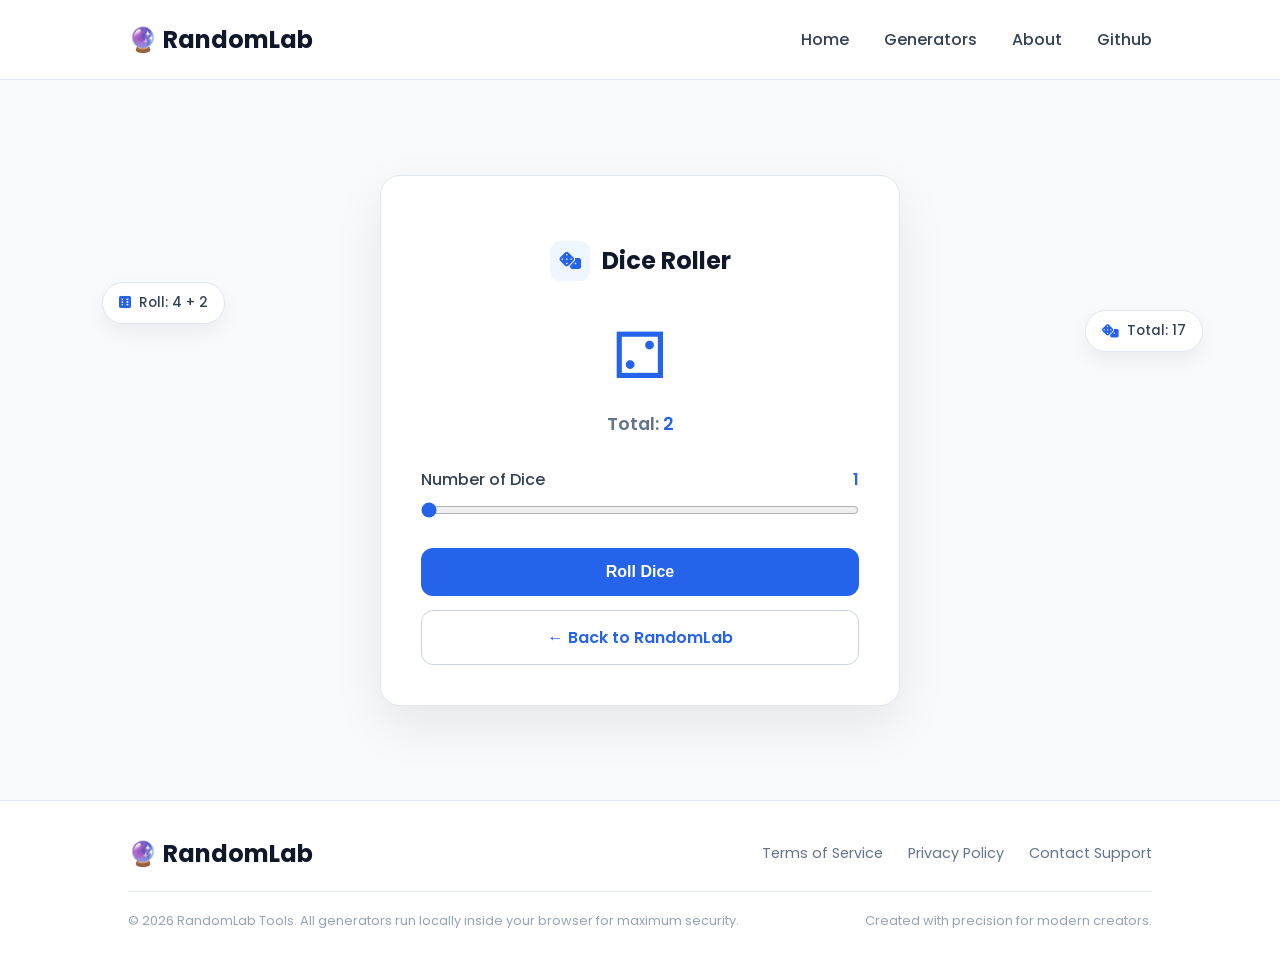
<file: generator/dice/index.html>
<!DOCTYPE html>
<html lang="en">

<head>

    <meta charset="UTF-8">

    <meta
        name="viewport"
        content="width=device-width, initial-scale=1.0"
    >

    <title>Dice Roller - RandomLab</title>

    <link rel="stylesheet" href="style.css">
    <link rel="stylesheet"
href="https://cdnjs.cloudflare.com/ajax/libs/font-awesome/6.7.2/css/all.min.css">

</head>


<body>

    <header>

        <nav class="navbar">

            <div class="logo">
                🔮 RandomLab
            </div>

            <ul class="nav-links">
                <li><a href="../../index.html">Home</a></li>
                <li><a href="../../index.html#popular">Generators</a></li>
                <li><a href="../../index.html">About</a></li>
                <li><a href="https://github.com/Tetdi21">Github</a></li>
            </ul>

        </nav>

    </header>


    <main class="page">

        <div class="floating-badge float-1">
            <i class="fa-solid fa-dice-six"></i>
            Roll: 4 + 2
        </div>

        <div class="floating-badge float-2">
            <i class="fa-solid fa-dice"></i>
            Total: 17
        </div>


        <div class="container">

            <a href="../../index.html" class="mini-back">
             
            </a>

            <h1>
                <span class="icon-title">
                    <i class="fa-solid fa-dice"></i>
                </span>
                Dice Roller
            </h1>


            <!-- DICE DISPLAY -->

            <div id="diceDisplay" class="dice-display">

                <span class="die">⚀</span>

            </div>


            <!-- TOTAL -->

            <p class="total">
                Total: <span id="totalValue">1</span>
            </p>


            <!-- DICE COUNT -->

            <div class="length-row">
                <label for="diceCount">Number of Dice</label>
                <span id="diceCountValue" class="length-value">1</span>
            </div>


            <input
                type="range"
                id="diceCount"
                min="1"
                max="6"
                value="1"
            >



            <!-- ROLL -->

            <button id="rollBtn" class="generate-btn">
                Roll Dice
            </button>


            <!-- BACK BUTTON -->

            <a href="../../index.html" class="back-btn">
                ← Back to RandomLab
            </a>


        </div>

    </main>


    <footer>

        <div class="footer-top">

            <div class="logo">
                🔮 RandomLab
            </div>

            <div class="footer-links">
                <a href="#">Terms of Service</a>
                <a href="#">Privacy Policy</a>
                <a href="#">Contact Support</a>
            </div>

        </div>

        <div class="footer-bottom">
            <span>© 2026 RandomLab Tools. All generators run locally inside your browser for maximum security.</span>
            <span>Created with precision for modern creators.</span>
        </div>

    </footer>


    <script src="script.js"></script>

</body>

</html>
</file>
<file: generator/dice/style.css>
/* ================= GOOGLE FONT ================= */

@import url('https://fonts.googleapis.com/css2?family=Poppins:wght@300;400;500;600;700&display=swap');


/* ================= RESET ================= */

*{
    margin:0;
    padding:0;
    box-sizing:border-box;
}

body{
    font-family:'Poppins',sans-serif;
    background:#F8FAFC;
    color:#0F172A;
}


/* ================= NAVBAR ================= */

.navbar{
    display:flex;
    justify-content:space-between;
    align-items:center;
    padding:22px 10%;
    background:#FFFFFF;
    border-bottom:1px solid #E2E8F0;
}

.logo{
    font-size:1.5rem;
    font-weight:700;
    cursor:pointer;
}

.nav-links{
    display:flex;
    list-style:none;
    gap:35px;
}

.nav-links a{
    text-decoration:none;
    color:#334155;
    font-weight:500;
    transition:.3s;
}

.nav-links a:hover{
    color:#2563EB;
}


/* ================= PAGE / HERO WRAPPER ================= */

.page{
    position:relative;
    overflow:hidden;
    min-height:80vh;
    display:flex;
    justify-content:center;
    align-items:center;
    padding:70px 20px;
}


/* ================= FLOATING BADGES ================= */

.floating-badge{
    position:absolute;
    display:flex;
    align-items:center;
    gap:8px;
    background:#FFFFFF;
    border:1px solid #E2E8F0;
    color:#334155;
    padding:10px 16px;
    border-radius:999px;
    font-size:.85rem;
    font-weight:500;
    box-shadow:0 8px 20px rgba(15,23,42,.06);
    animation:floatUpDown 4s ease-in-out infinite;
    pointer-events:none;
    white-space:nowrap;
}

.floating-badge i{
    color:#2563EB;
    font-size:.85rem;
}

.float-1{
    top:28%;
    left:8%;
    animation-delay:0s;
}

.float-2{
    top:32%;
    right:6%;
    animation-delay:1.2s;
}

@keyframes floatUpDown{

    0%, 100%{
        transform:translateY(0);
    }

    50%{
        transform:translateY(-14px);
    }

}

@media(max-width:900px){

    .floating-badge{
        display:none;
    }

}


/* ================= CONTAINER ================= */

.container{

    width:100%;

    max-width:520px;

    background:#FFFFFF;

    border:1px solid #E2E8F0;

    border-radius:20px;

    padding:40px;

    box-shadow:0 20px 50px rgba(15,23,42,.08);

    position:relative;

    z-index:1;

    text-align:center;

}


/* ================= MINI BACK LINK ================= */

.mini-back{

    display:inline-block;

    font-size:.85rem;

    color:#64748B;

    text-decoration:none;

    margin-bottom:18px;

    text-align:left;

    width:100%;

}

.mini-back:hover{

    color:#2563EB;

}


h1{

    display:flex;

    align-items:center;

    justify-content:center;

    gap:12px;

    font-size:1.5rem;

    margin-bottom:30px;

}

.icon-title{

    width:40px;

    height:40px;

    display:flex;

    justify-content:center;

    align-items:center;

    background:#EFF6FF;

    color:#2563EB;

    border-radius:10px;

    font-size:1.1rem;

}


/* ================= DICE DISPLAY ================= */

.dice-display{

    display:flex;

    flex-wrap:wrap;

    justify-content:center;

    gap:12px;

    min-height:90px;

    align-items:center;

    margin-bottom:10px;

}

.die{

    font-size:4rem;

    line-height:1;

    color:#2563EB;

    display:inline-block;

}

.die.rolling{

    animation:shake .4s ease;

}

@keyframes shake{

    0%{ transform:rotate(0deg) scale(1); }
    25%{ transform:rotate(-15deg) scale(1.1); }
    50%{ transform:rotate(15deg) scale(1.1); }
    75%{ transform:rotate(-10deg) scale(1.05); }
    100%{ transform:rotate(0deg) scale(1); }

}


/* ================= TOTAL ================= */

.total{

    font-size:1.1rem;

    font-weight:600;

    color:#64748B;

    margin-bottom:30px;

}

.total span{

    color:#2563EB;

}


/* ================= LENGTH / RANGE ================= */

.length-row{

    display:flex;

    justify-content:space-between;

    align-items:center;

    margin-bottom:8px;

    text-align:left;

}

.length-row label{

    font-weight:500;

    color:#334155;

}

.length-value{

    color:#2563EB;

    font-weight:600;

}

input[type="range"]{

    width:100%;

    margin-bottom:30px;

    accent-color:#2563EB;

}


/* ================= GENERATE BUTTON ================= */

.generate-btn{

    width:100%;

    border:none;

    padding:15px;

    border-radius:12px;

    background:#2563EB;

    color:white;

    font-size:1rem;

    font-weight:600;

    cursor:pointer;

    transition:.3s;

    margin-bottom:14px;

}

.generate-btn:hover{

    background:#1D4ED8;

    transform:translateY(-2px);

}


/* ================= BACK BUTTON ================= */

.back-btn{

    display:block;

    width:100%;

    text-align:center;

    padding:14px;

    border:1px solid #CBD5E1;

    border-radius:12px;

    color:#2563EB;

    text-decoration:none;

    font-weight:600;

    transition:.3s;

}

.back-btn:hover{

    border-color:#2563EB;

    background:#EFF6FF;

}


/* ================= FOOTER ================= */

footer{

    padding:35px 10%;

    background:#FFFFFF;

    border-top:1px solid #E2E8F0;

}

.footer-top{

    display:flex;

    justify-content:space-between;

    align-items:center;

    flex-wrap:wrap;

    gap:15px;

    margin-bottom:20px;

}

.footer-links{

    display:flex;

    gap:25px;

}

.footer-links a{

    color:#64748B;

    text-decoration:none;

    font-size:.9rem;

}

.footer-links a:hover{

    color:#2563EB;

}

.footer-bottom{

    display:flex;

    justify-content:space-between;

    flex-wrap:wrap;

    gap:10px;

    padding-top:20px;

    border-top:1px solid #E2E8F0;

    color:#94A3B8;

    font-size:.8rem;

}
</file>
